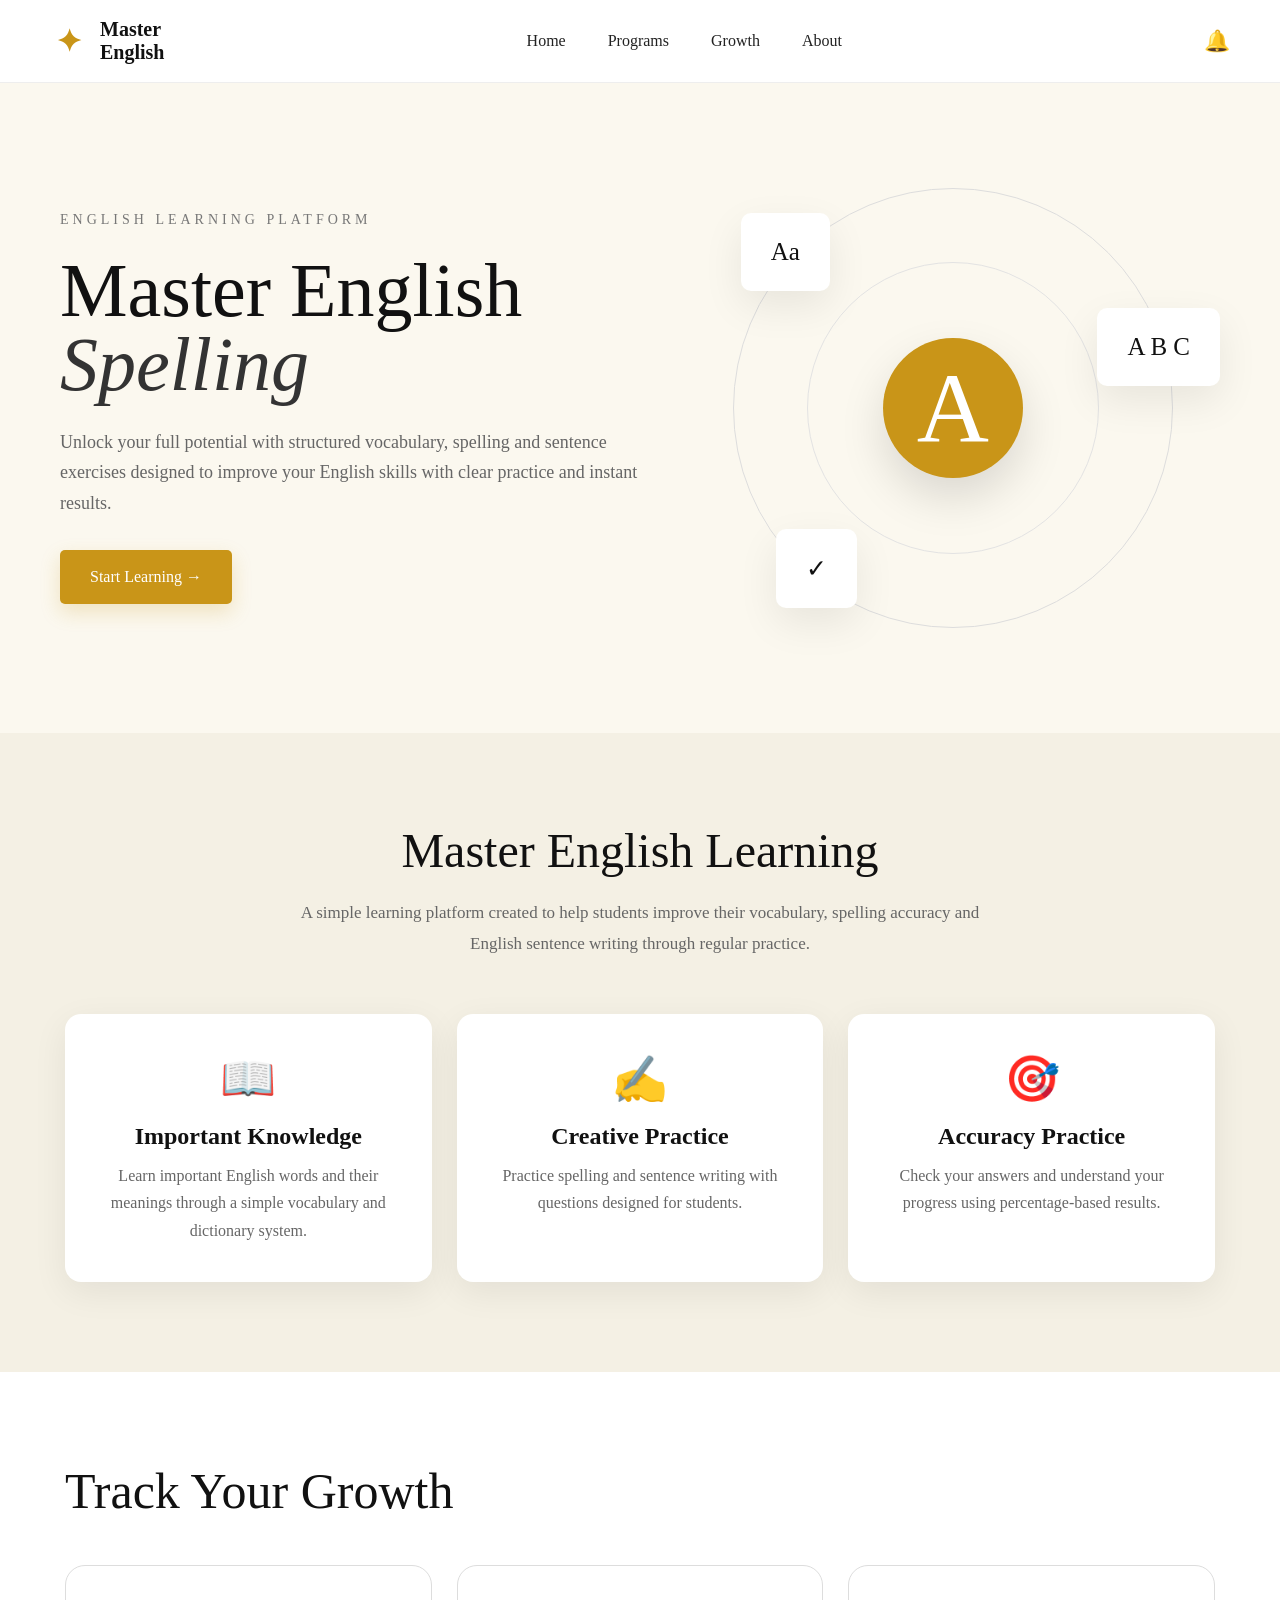
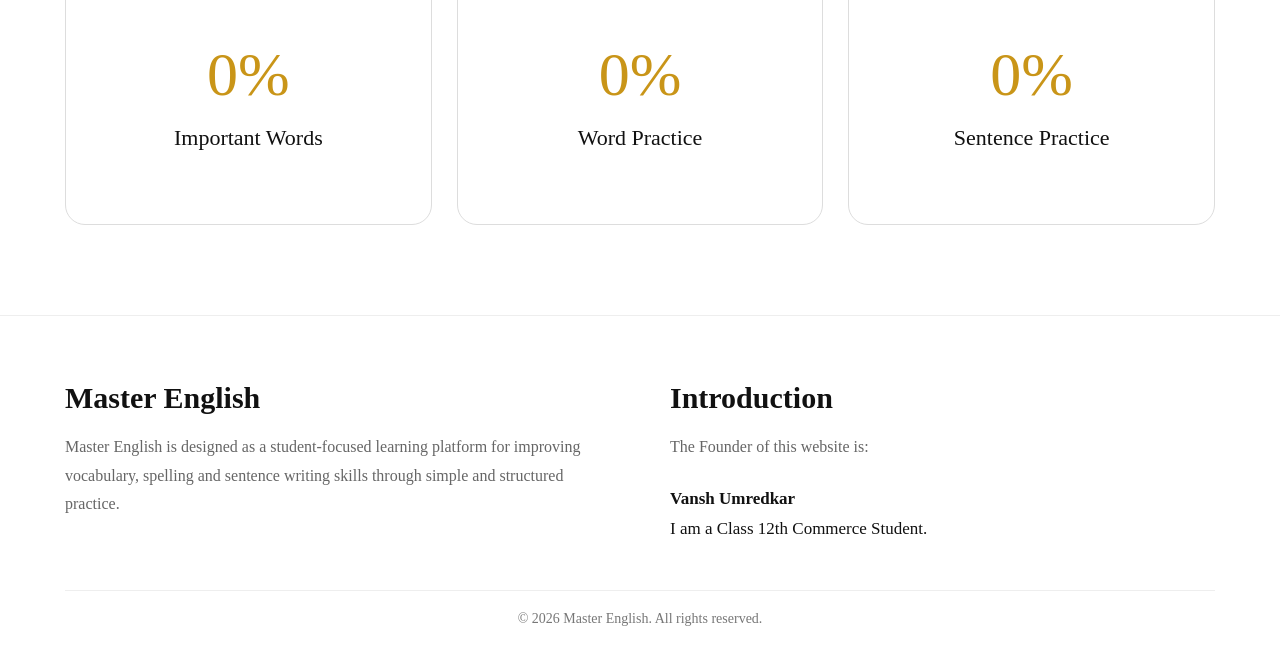
<file: index.html>
<!DOCTYPE html>
<html lang="en">
<head>
<meta charset="UTF-8">
<meta name="viewport" content="width=device-width, initial-scale=1.0">
<meta name="google-site-verification" content="q2F0gXuPphuLwadULIRx041yyC58jSfqC4ogiromEac" />
<meta name="description" content="Master English Spelling - Vocabulary, Dictionary, Spelling Practice and Sentence Practice">
<meta name="keywords" content="English spelling, vocabulary, dictionary, spelling practice, sentence practice, English learning">
<meta name="author" content="Vansh Umredkar">
<meta name="theme-color" content="#c99618">
<title>Master English - Spelling,Vocabulary & Sentences Practice</title>

<style>
*{
    margin:0;
    padding:0;
    box-sizing:border-box;
    scroll-behavior:smooth;
}

:root{
    --gold:#c99518;
    --gold-dark:#9f7610;
    --cream:#fbf8ef;
    --white:#ffffff;
    --black:#111111;
    --gray:#666;
    --light:#f4f0e4;
    --blue:#dff3f8;
}

body{
    font-family:Georgia,"Times New Roman",serif;
    background:var(--cream);
    color:var(--black);
    overflow-x:hidden;
}

button,input{
    font-family:inherit;
}

header{
    width:100%;
    background:rgba(255,255,255,.96);
    position:sticky;
    top:0;
    z-index:1000;
    border-bottom:1px solid #eee;
    backdrop-filter:blur(10px);
}

.navbar{
    max-width:1250px;
    margin:auto;
    min-height:82px;
    display:flex;
    align-items:center;
    justify-content:space-between;
    padding:15px 35px;
}

.logo{
    display:flex;
    align-items:center;
    gap:12px;
    font-weight:bold;
    font-size:20px;
}

.logo-icon{
    width:38px;
    height:38px;
    display:grid;
    place-items:center;
    color:var(--gold);
    font-size:31px;
}

.nav-links{
    display:flex;
    gap:42px;
    align-items:center;
}

.nav-links a{
    text-decoration:none;
    color:#222;
    font-size:16px;
    transition:.3s;
}

.nav-links a:hover{
    color:var(--gold);
}

.nav-actions{
    display:flex;
    align-items:center;
    gap:15px;
}

.nav-btn{
    border:0;
    background:none;
    font-size:21px;
    cursor:pointer;
}

.page{
    min-height:100vh;
}

.hero{
    min-height:650px;
    max-width:1250px;
    margin:auto;
    display:grid;
    grid-template-columns:1.05fr .95fr;
    align-items:center;
    gap:35px;
    padding:70px 45px;
}

.hero-label{
    font-size:14px;
    letter-spacing:4px;
    color:#777;
    margin-bottom:25px;
    text-transform:uppercase;
}

.hero h1{
    font-size:76px;
    line-height:.98;
    font-weight:500;
    margin-bottom:25px;
}

.hero h1 span{
    font-style:italic;
    color:#333;
}

.hero p{
    max-width:680px;
    font-size:18px;
    line-height:1.7;
    color:#666;
    margin-bottom:32px;
}

.primary-btn{
    background:var(--gold);
    color:white;
    border:0;
    padding:18px 30px;
    border-radius:5px;
    font-size:16px;
    cursor:pointer;
    transition:.3s;
    box-shadow:0 8px 20px rgba(201,149,24,.22);
}

.primary-btn:hover{
    background:var(--gold-dark);
    transform:translateY(-3px);
}

.hero-visual{
    height:500px;
    position:relative;
    display:flex;
    align-items:center;
    justify-content:center;
}

.circle{
    width:440px;
    height:440px;
    border:1px solid #ddd;
    border-radius:50%;
    position:relative;
    display:flex;
    justify-content:center;
    align-items:center;
}

.circle::before{
    content:"";
    width:290px;
    height:290px;
    border:1px solid #e3e3e3;
    border-radius:50%;
    position:absolute;
}

.letter{
    width:140px;
    height:140px;
    background:var(--gold);
    color:white;
    border-radius:50%;
    display:grid;
    place-items:center;
    font-size:100px;
    z-index:2;
    box-shadow:0 20px 45px rgba(0,0,0,.13);
}

.floating{
    position:absolute;
    background:white;
    padding:25px 30px;
    border-radius:10px;
    box-shadow:0 15px 40px rgba(0,0,0,.08);
    font-size:25px;
}

.f1{top:55px;left:55px}
.f2{right:0;top:150px}
.f3{bottom:50px;left:90px}

.intro-section{
    padding:90px 40px;
    background:#f4f0e4;
    text-align:center;
}

.section-title{
    font-size:48px;
    font-weight:500;
    margin-bottom:20px;
}

.section-text{
    max-width:720px;
    margin:auto;
    color:#666;
    font-size:17px;
    line-height:1.8;
}

.feature-grid{
    max-width:1150px;
    margin:55px auto 0;
    display:grid;
    grid-template-columns:repeat(3,1fr);
    gap:25px;
}

.feature-card{
    background:white;
    padding:38px 28px;
    border-radius:16px;
    box-shadow:0 10px 35px rgba(0,0,0,.07);
    transition:.4s;
}

.feature-card:hover{
    transform:translateY(-8px);
}

.feature-icon{
    font-size:45px;
    margin-bottom:18px;
}

.feature-card h3{
    font-size:24px;
    margin-bottom:12px;
}

.feature-card p{
    color:#666;
    line-height:1.7;
}

.growth{
    padding:90px 40px;
    background:white;
}

.growth-container{
    max-width:1150px;
    margin:auto;
}

.growth-title{
    font-size:50px;
    margin-bottom:45px;
    font-weight:500;
}

.growth-grid{
    display:grid;
    grid-template-columns:repeat(3,1fr);
    gap:25px;
}

.growth-card{
    min-height:260px;
    border:1px solid #ddd;
    border-radius:20px;
    display:flex;
    flex-direction:column;
    justify-content:center;
    align-items:center;
    text-align:center;
    background:#fff;
}

.growth-number{
    font-size:62px;
    color:var(--gold);
    margin-bottom:15px;
}

.growth-card h3{
    font-size:22px;
    font-weight:500;
}

.learning-page{
    display:none;
    min-height:100vh;
    background:var(--cream);
}

.learning-header{
    max-width:1200px;
    margin:auto;
    padding:55px 35px 20px;
}

.back-btn{
    border:0;
    background:none;
    color:#777;
    cursor:pointer;
    font-size:16px;
    margin-bottom:30px;
}

.learning-header h1{
    font-size:58px;
    font-weight:500;
    margin-bottom:15px;
}

.learning-header p{
    color:#666;
    font-size:17px;
}

.learning-grid{
    max-width:1200px;
    margin:45px auto 80px;
    padding:0 35px;
    display:grid;
    grid-template-columns:repeat(3,1fr);
    gap:30px;
    perspective:1200px;
}

.learning-card{
    min-height:380px;
    border-radius:24px;
    padding:40px 30px;
    background:white;
    box-shadow:0 20px 50px rgba(0,0,0,.1);
    transform:translateY(100px) rotateX(12deg) scale(.94);
    opacity:0;
    animation:slide3d .9s forwards;
    position:relative;
    overflow:hidden;
}

.learning-card:nth-child(2){
    animation-delay:.25s;
}

.learning-card:nth-child(3){
    animation-delay:.5s;
}

@keyframes slide3d{
    0%{
        transform:translateY(100px) rotateX(12deg) rotateY(-12deg) scale(.94);
        opacity:0;
    }
    70%{
        transform:translateY(-8px) rotateX(0) rotateY(2deg) scale(1.01);
        opacity:1;
    }
    100%{
        transform:translateY(0) rotateX(0) rotateY(0) scale(1);
        opacity:1;
    }
}

.learning-card::before{
    content:"";
    position:absolute;
    width:180px;
    height:180px;
    border-radius:50%;
    background:rgba(201,149,24,.08);
    right:-70px;
    top:-70px;
}

.learning-icon{
    font-size:58px;
    margin-bottom:25px;
}

.learning-card h2{
    font-size:30px;
    margin-bottom:16px;
}

.learning-card p{
    color:#666;
    line-height:1.7;
    margin-bottom:25px;
}

.card-btn{
    padding:13px 22px;
    border:0;
    background:var(--gold);
    color:white;
    border-radius:6px;
    cursor:pointer;
    transition:.3s;
}

.card-btn:hover{
    background:var(--gold-dark);
    transform:translateY(-2px);
}

.practice-area{
    display:none;
    max-width:1100px;
    margin:0 auto 80px;
    padding:0 35px;
}

.practice-box{
    background:white;
    padding:45px;
    border-radius:20px;
    box-shadow:0 15px 45px rgba(0,0,0,.08);
}

.practice-box h2{
    font-size:38px;
    margin-bottom:15px;
}

.practice-box p{
    color:#666;
    line-height:1.7;
    margin-bottom:25px;
}

.search-box{
    display:flex;
    gap:10px;
    margin-bottom:25px;
}

.search-box input,
.answer-input{
    width:100%;
    padding:15px 18px;
    border:1px solid #ddd;
    border-radius:8px;
    font-size:16px;
    outline:none;
}

.search-box input:focus,
.answer-input:focus{
    border-color:var(--gold);
}

.word-list{
    display:grid;
    grid-template-columns:repeat(3,1fr);
    gap:15px;
}

.word-item{
    border:1px solid #eee;
    border-radius:10px;
    padding:18px;
    background:#fafafa;
}

.word-item strong{
    font-size:20px;
}

.word-item span{
    display:block;
    color:#777;
    margin-top:6px;
}

.question{
    font-size:28px;
    margin:25px 0;
}

.answer-result{
    margin-top:20px;
    padding:15px;
    border-radius:8px;
    display:none;
}

.correct{
    background:#e4f7e8;
    color:#207438;
}

.wrong{
    background:#fde8e8;
    color:#a52828;
}

.score-box{
    margin-top:25px;
    font-size:20px;
}

footer{
    background:#fff;
    padding:65px 35px 30px;
    border-top:1px solid #eee;
}

.footer-container{
    max-width:1150px;
    margin:auto;
    display:grid;
    grid-template-columns:1fr 1fr;
    gap:60px;
}

.footer-title{
    font-size:30px;
    margin-bottom:18px;
}

.footer-text{
    color:#666;
    line-height:1.8;
    max-width:550px;
}

.founder{
    margin-top:22px;
    font-size:17px;
    line-height:1.8;
}

.footer-bottom{
    max-width:1150px;
    margin:45px auto 0;
    padding-top:20px;
    border-top:1px solid #eee;
    text-align:center;
    color:#777;
    font-size:14px;
}

@media(max-width:900px){
    .nav-links{
        gap:15px;
    }

    .hero{
        grid-template-columns:1fr;
        text-align:center;
    }

    .hero p{
        margin-left:auto;
        margin-right:auto;
    }

    .hero-visual{
        height:400px;
    }

    .circle{
        width:350px;
        height:350px;
    }

    .feature-grid,
    .growth-grid,
    .learning-grid{
        grid-template-columns:1fr;
    }

    .footer-container{
        grid-template-columns:1fr;
    }
}

@media(max-width:600px){
    .navbar{
        padding:14px 18px;
    }

    .nav-links{
        display:none;
    }

    .hero{
        padding:55px 22px;
    }

    .hero h1{
        font-size:48px;
    }

    .hero-visual{
        height:330px;
    }

    .circle{
        width:280px;
        height:280px;
    }

    .circle::before{
        width:190px;
        height:190px;
    }

    .letter{
        width:95px;
        height:95px;
        font-size:65px;
    }

    .floating{
        padding:15px 18px;
        font-size:18px;
    }

    .f1{left:5px}
    .f2{right:0}
    .f3{left:30px}

    .section-title,
    .growth-title,
    .learning-header h1{
        font-size:38px;
    }

    .intro-section,
    .growth{
        padding:65px 22px;
    }

    .learning-grid,
    .practice-area{
        padding:0 20px;
    }

    .practice-box{
        padding:25px;
    }

    .word-list{
        grid-template-columns:1fr;
    }

    .footer-container{
        gap:30px;
    }
}
<h1>Mater English Spelling</h1>
<h2>English Spelling Practice</h2>
<h2>English Vocabulary</h2>
<h2>English Dictionary</h2>
<h2>English Sentence Practice</h2>
</style>
</head>

<body>

<div id="homePage" class="page">

<header>
<nav class="navbar">
<div class="logo">
<div class="logo-icon">✦</div>
<div>Master<br>English</div>
</div>

<div class="nav-links">
<a href="#home">Home</a>
<a href="#programs">Programs</a>
<a href="#growth">Growth</a>
<a href="#about">About</a>
</div>

<div class="nav-actions">
<button class="nav-btn">🔔</button>
</div>
</nav>
</header>

<main id="home">

<section class="hero">

<div>
<div class="hero-label">English Learning Platform</div>

<h1>Master English<br><span>Spelling</span></h1>

<p>
Unlock your full potential with structured vocabulary,
spelling and sentence exercises designed to improve your
English skills with clear practice and instant results.
</p>

<button class="primary-btn" onclick="openLearning()">Start Learning →</button>
</div>

<div class="hero-visual">
<div class="circle">
<div class="letter">A</div>
</div>
<div class="floating f1">Aa</div>
<div class="floating f2">A B C</div>
<div class="floating f3">✓</div>
</div>

</section>

<section class="intro-section" id="programs">

<h2 class="section-title">Master English Learning</h2>

<p class="section-text">
A simple learning platform created to help students improve
their vocabulary, spelling accuracy and English sentence writing
through regular practice.
</p>

<div class="feature-grid">

<article class="feature-card">
<div class="feature-icon">📖</div>
<h3>Important Knowledge</h3>
<p>Learn important English words and their meanings through a simple vocabulary and dictionary system.</p>
</article>

<article class="feature-card">
<div class="feature-icon">✍️</div>
<h3>Creative Practice</h3>
<p>Practice spelling and sentence writing with questions designed for students.</p>
</article>

<article class="feature-card">
<div class="feature-icon">🎯</div>
<h3>Accuracy Practice</h3>
<p>Check your answers and understand your progress using percentage-based results.</p>
</article>

</div>

</section>

<section class="growth" id="growth">

<div class="growth-container">

<h2 class="growth-title">Track Your Growth</h2>

<div class="growth-grid">

<article class="growth-card">
<div class="growth-number" id="growthWords">0%</div>
<h3>Important Words</h3>
</article>

<article class="growth-card">
<div class="growth-number" id="growthSpelling">0%</div>
<h3>Word Practice</h3>
</article>

<article class="growth-card">
<div class="growth-number" id="growthSentence">0%</div>
<h3>Sentence Practice</h3>
</article>

</div>

</div>

</section>

<footer id="about">

<div class="footer-container">

<div>
<h2 class="footer-title">Master English</h2>
<p class="footer-text">
Master English is designed as a student-focused learning
platform for improving vocabulary, spelling and sentence
writing skills through simple and structured practice.
</p>
</div>

<div>
<h2 class="footer-title">Introduction</h2>
<p class="footer-text">
The Founder of this website is:
</p>

<div class="founder">
<strong>Vansh Umredkar</strong><br>
I am a Class 12th Commerce Student.
</div>
</div>

</div>

<div class="footer-bottom">
© 2026 Master English. All rights reserved.
</div>

</footer>

</div>


<div id="learningPage" class="learning-page">

<header>
<nav class="navbar">
<div class="logo">
<div class="logo-icon">✦</div>
<div>Master<br>English</div>
</div>

<div class="nav-links">
<a href="vocabulary.html">English Vocabulary</a>

<a href="spelling-practice.html">Spelling Practice</a>

<a href="sentence-practice.html">Sentence Practice</a>
    
<div class="nav-actions">
<button class="nav-btn">🔔</button>
</div>
</nav>
</header>

<section class="learning-header">

<button class="back-btn" onclick="showHome()">← Back to Home</button>

<h1>Start Learning</h1>

<p>
Choose a learning program and begin improving your English.
</p>

</section>

<section class="learning-grid">

<article class="learning-card" id="vocabulary">

<div class="learning-icon">📚</div>

<h2>Vocabulary & Dictionary</h2>

<p>
Learn and search important English words with their simple meanings.
The vocabulary section contains a growing collection of important words.
</p>

<button class="card-btn" onclick="openPractice('vocabularyPractice')">
Open Vocabulary
</button>

</article>

<article class="learning-card" id="spelling">

<div class="learning-icon">🔤</div>

<h2>Spelling Practice</h2>

<p>
Listen to an English word and type the correct spelling.
Your answer will be checked automatically and your percentage will be calculated.
</p>

<button class="card-btn" onclick="openPractice('spellingPractice')">
Start Practice
</button>

</article>

<article class="learning-card" id="sentence">

<div class="learning-icon">📝</div>

<h2>Sentence Practice</h2>

<p>
Listen to an English sentence and write the sentence correctly.
Your result will be calculated according to your correct answers.
</p>

<button class="card-btn" onclick="openPractice('sentencePractice')">
Start Practice
</button>

</article>

</section>


<section class="practice-area" id="vocabularyPractice">

<div class="practice-box">

<h2>Vocabulary & Dictionary</h2>

<p>
Search important English words and learn their meanings.
</p>

<div class="search-box">
<input type="text" id="wordSearch" placeholder="Search an English word..." oninput="searchWords()">
</div>

<div class="word-list" id="wordList"></div>

</div>

</section>


<section class="practice-area" id="spellingPractice">

<div class="practice-box">

<h2>Spelling Practice</h2>

<p>
Listen carefully to the word and type its correct spelling.
The voice is played at a medium speed.
</p>

<button class="primary-btn" onclick="speakSpelling()">🔊 Play Word</button>

<div class="question" id="spellingQuestion">
Listen to the word and type the spelling.
</div>

<input class="answer-input" id="spellingAnswer" placeholder="Type the spelling here">

<br><br>

<button class="card-btn" onclick="checkSpelling()">Check Answer</button>

<div class="answer-result" id="spellingResult"></div>

<div class="score-box" id="spellingScore"></div>

</div>

</section>


<section class="practice-area" id="sentencePractice">

<div class="practice-box">

<h2>Sentence Practice</h2>

<p>
Listen to the sentence and type what you hear in English.
</p>

<button class="primary-btn" onclick="speakSentence()">🔊 Play Sentence</button>

<div class="question" id="sentenceQuestion">
Listen carefully and write the sentence.
</div>

<input class="answer-input" id="sentenceAnswer" placeholder="Write the sentence here">

<br><br>

<button class="card-btn" onclick="checkSentence()">Check Answer</button>

<div class="answer-result" id="sentenceResult"></div>

<div class="score-box" id="sentenceScore"></div>

</div>

</section>

<footer>

<div class="footer-container">

<div>
<h2 class="footer-title">Master English</h2>
<p class="footer-text">
Learn vocabulary, practise spelling and improve English sentence writing.
</p>
</div>

<div>
<h2 class="footer-title">Founder</h2>
<p class="founder">
<strong>Vansh Umredkar</strong><br>
Class 12th Commerce Student
</p>
</div>

</div>

<div class="footer-bottom">
© 2026 Master English. All rights reserved.
</div>

</footer>

</div>


<script>
const words=[
{word:"Accurate",meaning:"Correct and exact"},
{word:"Beautiful",meaning:"Very pleasing to see"},
{word:"Confident",meaning:"Feeling sure about yourself"},
{word:"Creative",meaning:"Able to create new ideas"},
{word:"Important",meaning:"Having great value or meaning"},
{word:"Knowledge",meaning:"Information and understanding"},
{word:"Practice",meaning:"Doing something regularly to improve"},
{word:"Successful",meaning:"Achieving a desired result"},
{word:"Education",meaning:"The process of learning"},
{word:"Environment",meaning:"The surroundings in which we live"},
{word:"Experience",meaning:"Knowledge gained through doing something"},
{word:"Communication",meaning:"Sharing information with others"},
{word:"Opportunity",meaning:"A suitable chance to do something"},
{word:"Responsibility",meaning:"A duty that you are expected to perform"},
{word:"Development",meaning:"The process of growing or improving"},
{word:"Different",meaning:"Not the same"},
{word:"Language",meaning:"A system used for communication"},
{word:"Successful",meaning:"Having achieved a goal"},
{word:"Attention",meaning:"Careful notice or concentration"},
{word:"Achievement",meaning:"Something successfully completed"}
];

const spellingQuestions=[
"beautiful",
"knowledge",
"important",
"successful",
"environment",
"experience",
"communication",
"opportunity",
"responsibility",
"development"
];

const sentenceQuestions=[
"I am learning English every day.",
"Practice makes your English better.",
"Knowledge is important for every student.",
"I want to improve my spelling.",
"Reading helps us learn new words.",
"Students should practise regularly.",
"English is an important language.",
"I write sentences carefully.",
"Good practice builds confidence.",
"Learning new words is useful."
];

let spellingIndex=0;
let sentenceIndex=0;
let spellingCorrect=0;
let sentenceCorrect=0;
let spellingAnswered=0;
let sentenceAnswered=0;

function openLearning(){
    document.getElementById("homePage").style.display="none";
    document.getElementById("learningPage").style.display="block";
    window.scrollTo(0,0);
    history.pushState(null,"","#learning");
}

function showHome(){
    document.getElementById("learningPage").style.display="none";
    document.getElementById("homePage").style.display="block";
    window.scrollTo(0,0);
    history.pushState(null,"","#home");
}

function openPractice(id){
    document.querySelectorAll(".practice-area").forEach(function(area){
        area.style.display="none";
    });

    const selected=document.getElementById(id);

    if(selected){
        selected.style.display="block";
        selected.scrollIntoView({behavior:"smooth",block:"start"});
    }

    if(id==="spellingPractice"){
        prepareSpelling();
    }

    if(id==="sentencePractice"){
        prepareSentence();
    }

    if(id==="vocabularyPractice"){
        renderWords(words);
    }
}

function renderWords(list){
    const container=document.getElementById("wordList");

    container.innerHTML="";

    list.forEach(function(item){
        const div=document.createElement("div");
        div.className="word-item";
        div.innerHTML="<strong>"+item.word+"</strong><span>"+item.meaning+"</span>";
        container.appendChild(div);
    });
}

function searchWords(){
    const value=document.getElementById("wordSearch").value.toLowerCase();

    const filtered=words.filter(function(item){
        return item.word.toLowerCase().includes(value) ||
               item.meaning.toLowerCase().includes(value);
    });

    renderWords(filtered);
}

function getIndianVoice(){
    const voices=window.speechSynthesis.getVoices();

    let voice=voices.find(function(v){
        return v.lang==="en-IN" && /male|boy|man/i.test(v.name);
    });

    if(!voice){
        voice=voices.find(function(v){
            return v.lang==="en-IN";
        });
    }

    if(!voice){
        voice=voices.find(function(v){
            return v.lang.startsWith("en-IN");
        });
    }

    return voice || null;
}

function speakText(text){
    window.speechSynthesis.cancel();

    const utterance=new SpeechSynthesisUtterance(text);
    const voice=getIndianVoice();

    if(voice){
        utterance.voice=voice;
    }

    utterance.lang="en-IN";
    utterance.rate=.82;
    utterance.pitch=.95;
    utterance.volume=1;

    window.speechSynthesis.speak(utterance);
}

function speakSpelling(){
    speakText(spellingQuestions[spellingIndex]);
}

function prepareSpelling(){
    document.getElementById("spellingAnswer").value="";
    document.getElementById("spellingResult").style.display="none";
    document.getElementById("spellingQuestion").textContent="Listen to the word and type the spelling.";
    document.getElementById("spellingScore").textContent=
        spellingAnswered>0
        ? "Current Score: "+Math.round((spellingCorrect/spellingAnswered)*100)+"%"
        : "";
}

function checkSpelling(){
    const answer=document.getElementById("spellingAnswer").value.trim().toLowerCase();
    const correct=spellingQuestions[spellingIndex].toLowerCase();
    const result=document.getElementById("spellingResult");

    if(!answer){
        result.className="answer-result wrong";
        result.textContent="Please enter an answer.";
        result.style.display="block";
        return;
    }

    spellingAnswered++;

    if(answer===correct){
        spellingCorrect++;
        result.className="answer-result correct";
        result.textContent="Correct! You earned 10% for this correct answer.";
    }else{
        result.className="answer-result wrong";
        result.textContent="Incorrect. The correct spelling is: "+correct;
    }

    result.style.display="block";

    const percentage=Math.round((spellingCorrect/spellingAnswered)*100);

    document.getElementById("spellingScore").textContent=
        "Your Spelling Practice Result: "+percentage+"%";

    document.getElementById("growthSpelling").textContent=percentage+"%";

    spellingIndex++;

    if(spellingIndex>=spellingQuestions.length){
        spellingIndex=0;
    }

    setTimeout(function(){
        document.getElementById("spellingAnswer").value="";
        document.getElementById("spellingQuestion").textContent=
            "Question "+(spellingIndex+1)+" of "+spellingQuestions.length+
            ": Listen and type the spelling.";
    },900);
}

function speakSentence(){
    speakText(sentenceQuestions[sentenceIndex]);
}

function prepareSentence(){
    document.getElementById("sentenceAnswer").value="";
    document.getElementById("sentenceResult").style.display="none";
    document.getElementById("sentenceQuestion").textContent=
        "Listen carefully and write the sentence.";

    document.getElementById("sentenceScore").textContent=
        sentenceAnswered>0
        ? "Current Score: "+Math.round((sentenceCorrect/sentenceAnswered)*100)+"%"
        : "";
}

function checkSentence(){
    const answer=document.getElementById("sentenceAnswer").value.trim();
    const correct=sentenceQuestions[sentenceIndex];
    const result=document.getElementById("sentenceResult");

    if(!answer){
        result.className="answer-result wrong";
        result.textContent="Please enter an answer.";
        result.style.display="block";
        return;
    }

    sentenceAnswered++;

    const normalize=function(text){
        return text
        .toLowerCase()
        .replace(/[.,!?;:]/g,"")
        .replace(/\s+/g," ")
        .trim();
    };

    if(normalize(answer)===normalize(correct)){
        sentenceCorrect++;
        result.className="answer-result correct";
        result.textContent="Correct! You earned 10% for this correct answer.";
    }else{
        result.className="answer-result wrong";
        result.textContent="Incorrect. Correct sentence: "+correct;
    }

    result.style.display="block";

    const percentage=Math.round((sentenceCorrect/sentenceAnswered)*100);

    document.getElementById("sentenceScore").textContent=
        "Your Sentence Practice Result: "+percentage+"%";

    document.getElementById("growthSentence").textContent=percentage+"%";

    sentenceIndex++;

    if(sentenceIndex>=sentenceQuestions.length){
        sentenceIndex=0;
    }

    setTimeout(function(){
        document.getElementById("sentenceAnswer").value="";
        document.getElementById("sentenceQuestion").textContent=
            "Question "+(sentenceIndex+1)+" of "+sentenceQuestions.length+
            ": Listen and write the sentence.";
    },900);
}

function updateHomeGrowth(){
    document.getElementById("growthWords").textContent="0%";

    const spellingPercentage=
        spellingAnswered>0
        ? Math.round((spellingCorrect/spellingAnswered)*100)
        : 0;

    const sentencePercentage=
        sentenceAnswered>0
        ? Math.round((sentenceCorrect/sentenceAnswered)*100)
        : 0;

    document.getElementById("growthSpelling").textContent=spellingPercentage+"%";
    document.getElementById("growthSentence").textContent=sentencePercentage+"%";
}

window.addEventListener("popstate",function(){
    if(location.hash==="#learning"){
        openLearning();
    }else{
        showHome();
    }
});

window.speechSynthesis.onvoiceschanged=function(){
    getIndianVoice();
};

renderWords(words);
updateHomeGrowth();
</script>

</body>
</html>
</file>
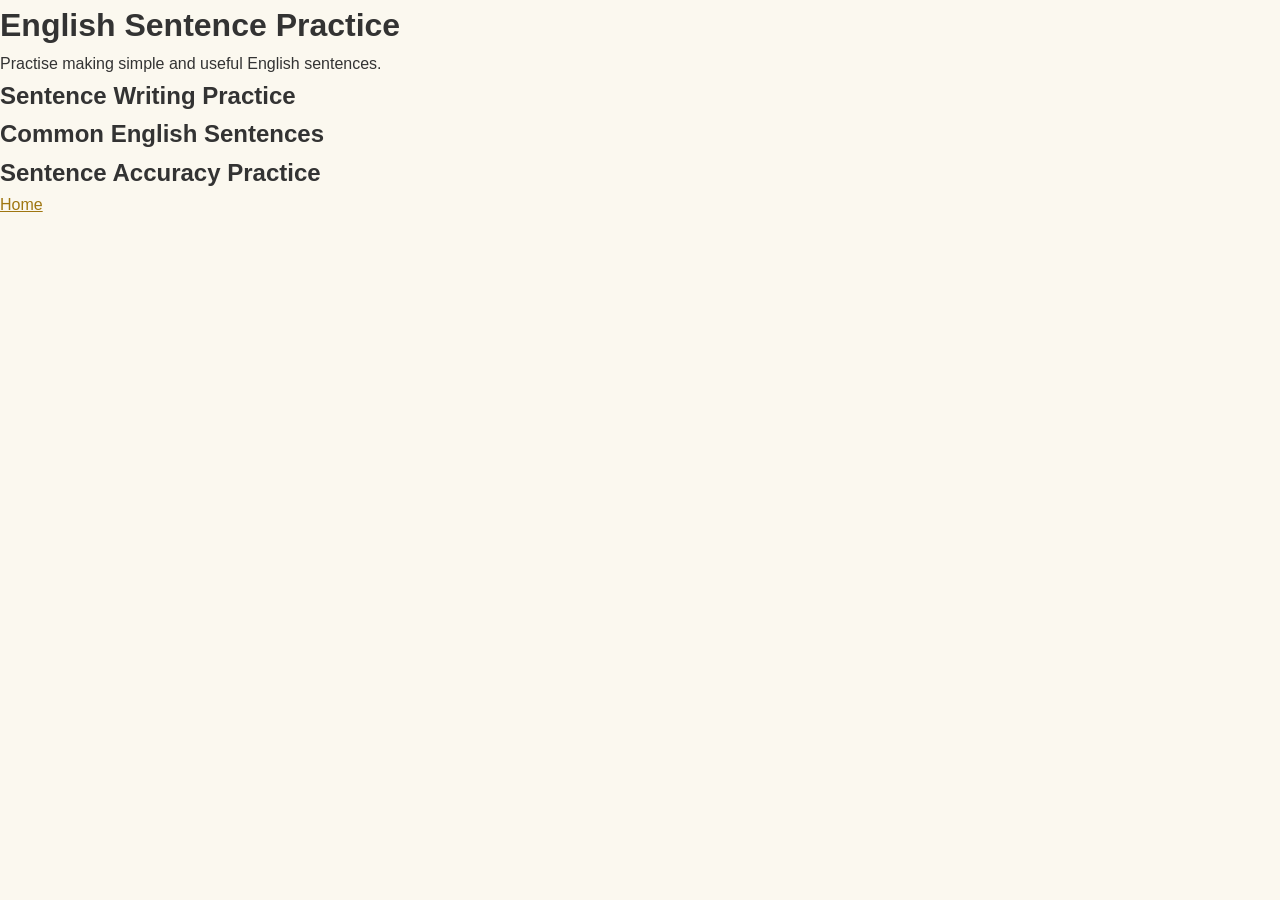
<file: sentence-practice.html>
<!DOCTYPE html>
<html lang="en">
<head>
<meta charset="UTF-8">
<meta name="viewport" content="width=device-width, initial-scale=1.0">

<title>English Sentence Practice – Master English</title>

<meta name="description" content="Practise English sentences and improve sentence writing with simple exercises for students.">
<link rel="stylesheet" href="style.css">
</head>
<body>

<h1>English Sentence Practice</h1>

<p>Practise making simple and useful English sentences.</p>

<h2>Sentence Writing Practice</h2>

<h2>Common English Sentences</h2>

<h2>Sentence Accuracy Practice</h2>

<a href="index.html">Home</a>

</body>
</html>
</file>
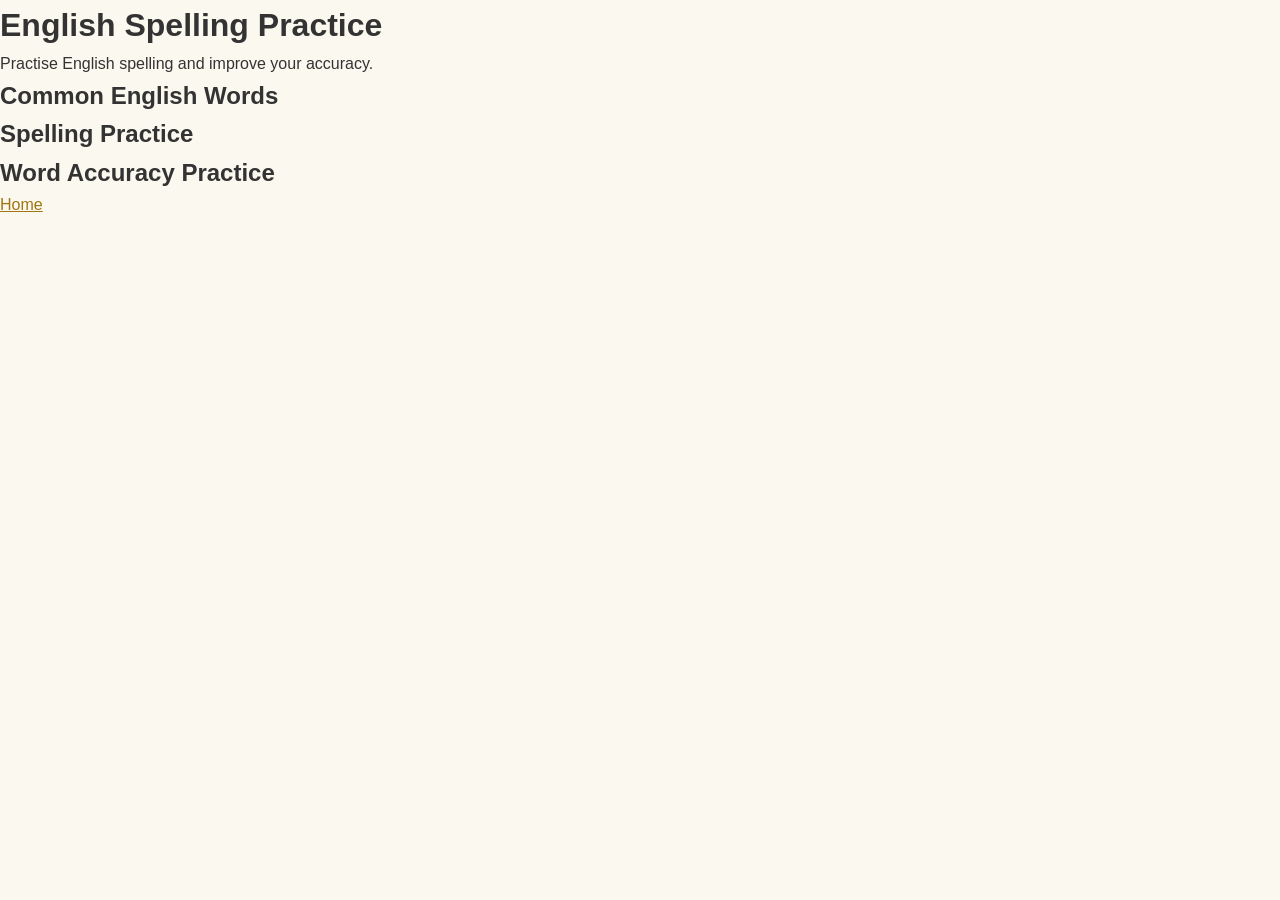
<file: spelling-practice.html>
<!DOCTYPE html>
<html lang="en">
<head>
<meta charset="UTF-8">
<meta name="viewport" content="width=device-width, initial-scale=1.0">

<title>English Spelling Practice – Master English</title>

<meta name="description" content="Practise English spelling with useful words and spelling exercises for students.">
<link rel="stylesheet" href="style.css">
</head>
<body>

<h1>English Spelling Practice</h1>

<p>Practise English spelling and improve your accuracy.</p>

<h2>Common English Words</h2>

<h2>Spelling Practice</h2>

<h2>Word Accuracy Practice</h2>

<a href="index.html">Home</a>

</body>
</html>
</file>
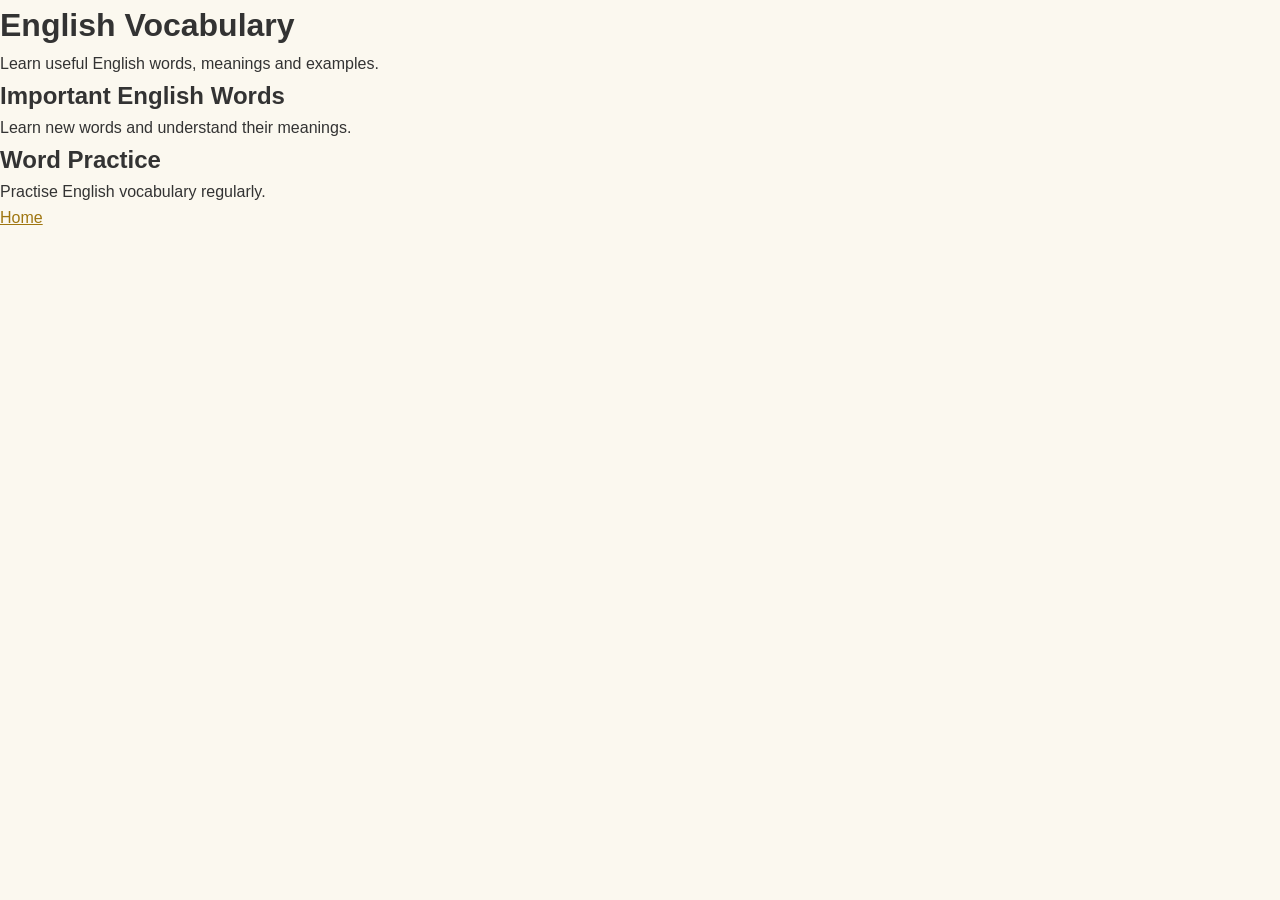
<file: vocabulary.html>
<!DOCTYPE html>
<html lang="en">
<head>
<meta charset="UTF-8">
<meta name="viewport" content="width=device-width, initial-scale=1.0">

<title>English Vocabulary – Learn New Words | Master English</title>
  
<meta name="description" content="Learn English vocabulary with word meanings, examples and useful English words for students.">
<link rel="stylesheet" href="style.css">
</head>
<body>

<h1>English Vocabulary</h1>

<p>Learn useful English words, meanings and examples.</p>

<h2>Important English Words</h2>

<p>Learn new words and understand their meanings.</p>

<h2>Word Practice</h2>

<p>Practise English vocabulary regularly.</p>

<a href="index.html">Home</a>

</body>
</html>
</file>
<file: style.css>
/* ==============================
   MASTER ENGLISH - MAIN STYLE
   ============================== */

:root {
    --gold: #c99518;
    --gold-dark: #9f7610;
    --cream: #fbf8ef;
    --white: #ffffff;
    --text: #333333;
    --light-gold: #f5e8bd;
    --border: #e5d5a5;
    --shadow: 0 8px 25px rgba(0, 0, 0, 0.08);
}

* {
    margin: 0;
    padding: 0;
    box-sizing: border-box;
}

html {
    scroll-behavior: smooth;
}

body {
    font-family: Arial, Helvetica, sans-serif;
    background: var(--cream);
    color: var(--text);
    line-height: 1.6;
}

/* Navigation */

nav {
    background: var(--white);
    padding: 16px 6%;
    display: flex;
    justify-content: space-between;
    align-items: center;
    box-shadow: 0 2px 10px rgba(0, 0, 0, 0.06);
    position: sticky;
    top: 0;
    z-index: 1000;
}

.logo {
    color: var(--gold-dark);
    font-size: 24px;
    font-weight: bold;
}

nav a {
    color: var(--text);
    text-decoration: none;
    margin-left: 20px;
    font-weight: 600;
}

nav a:hover {
    color: var(--gold);
}

/* Main Container */

.container {
    width: 90%;
    max-width: 1100px;
    margin: auto;
}

/* Hero */

.hero {
    text-align: center;
    padding: 70px 20px;
    background: linear-gradient(
        135deg,
        #fbf8ef,
        #f5e8bd
    );
}

.hero h1 {
    font-size: 42px;
    color: var(--gold-dark);
    margin-bottom: 15px;
}

.hero p {
    font-size: 18px;
    margin-bottom: 25px;
}

/* Buttons */

.btn {
    display: inline-block;
    background: var(--gold);
    color: var(--white);
    padding: 12px 25px;
    border-radius: 8px;
    text-decoration: none;
    font-weight: bold;
    transition: 0.3s;
}

.btn:hover {
    background: var(--gold-dark);
    transform: translateY(-2px);
}

/* Sections */

section {
    padding: 55px 0;
}

section h2 {
    text-align: center;
    color: var(--gold-dark);
    font-size: 30px;
    margin-bottom: 30px;
}

section p {
    margin-bottom: 15px;
}

/* Cards */

.cards {
    display: grid;
    grid-template-columns: repeat(3, 1fr);
    gap: 25px;
}

.card {
    background: var(--white);
    padding: 28px;
    border-radius: 14px;
    border: 1px solid var(--border);
    box-shadow: var(--shadow);
    transition: 0.3s;
}

.card:hover {
    transform: translateY(-5px);
}

.card h3 {
    color: var(--gold-dark);
    margin-bottom: 10px;
}

.card p {
    color: #555;
}

/* Learning Page */

.learning-page {
    min-height: 70vh;
    padding: 60px 20px;
}

.learning-page h1 {
    text-align: center;
    color: var(--gold-dark);
    font-size: 38px;
    margin-bottom: 20px;
}

.learning-page > p {
    text-align: center;
    max-width: 750px;
    margin: 0 auto 35px;
}

/* Practice Box */

.practice-box {
    background: var(--white);
    max-width: 800px;
    margin: 25px auto;
    padding: 30px;
    border-radius: 15px;
    border: 1px solid var(--border);
    box-shadow: var(--shadow);
}

.practice-box h2 {
    color: var(--gold-dark);
    margin-bottom: 15px;
}

/* Word List */

.word-list {
    display: grid;
    grid-template-columns: repeat(2, 1fr);
    gap: 15px;
    margin-top: 20px;
}

.word {
    background: var(--light-gold);
    padding: 15px;
    border-radius: 8px;
    font-weight: bold;
}

/* Footer */

footer {
    background: #2f2a1f;
    color: var(--white);
    text-align: center;
    padding: 30px 20px;
    margin-top: 40px;
}

footer p {
    margin: 5px 0;
}

/* General Links */

a {
    color: var(--gold-dark);
}

a:hover {
    color: var(--gold);
}

/* Mobile */

@media (max-width: 768px) {

    nav {
        flex-direction: column;
        gap: 12px;
    }

    nav a {
        margin-left: 8px;
        margin-right: 8px;
    }

    .hero h1 {
        font-size: 32px;
    }

    .learning-page h1 {
        font-size: 30px;
    }

    section h2 {
        font-size: 25px;
    }

    .cards {
        grid-template-columns: 1fr;
    }

    .word-list {
        grid-template-columns: 1fr;
    }
}
</file>
